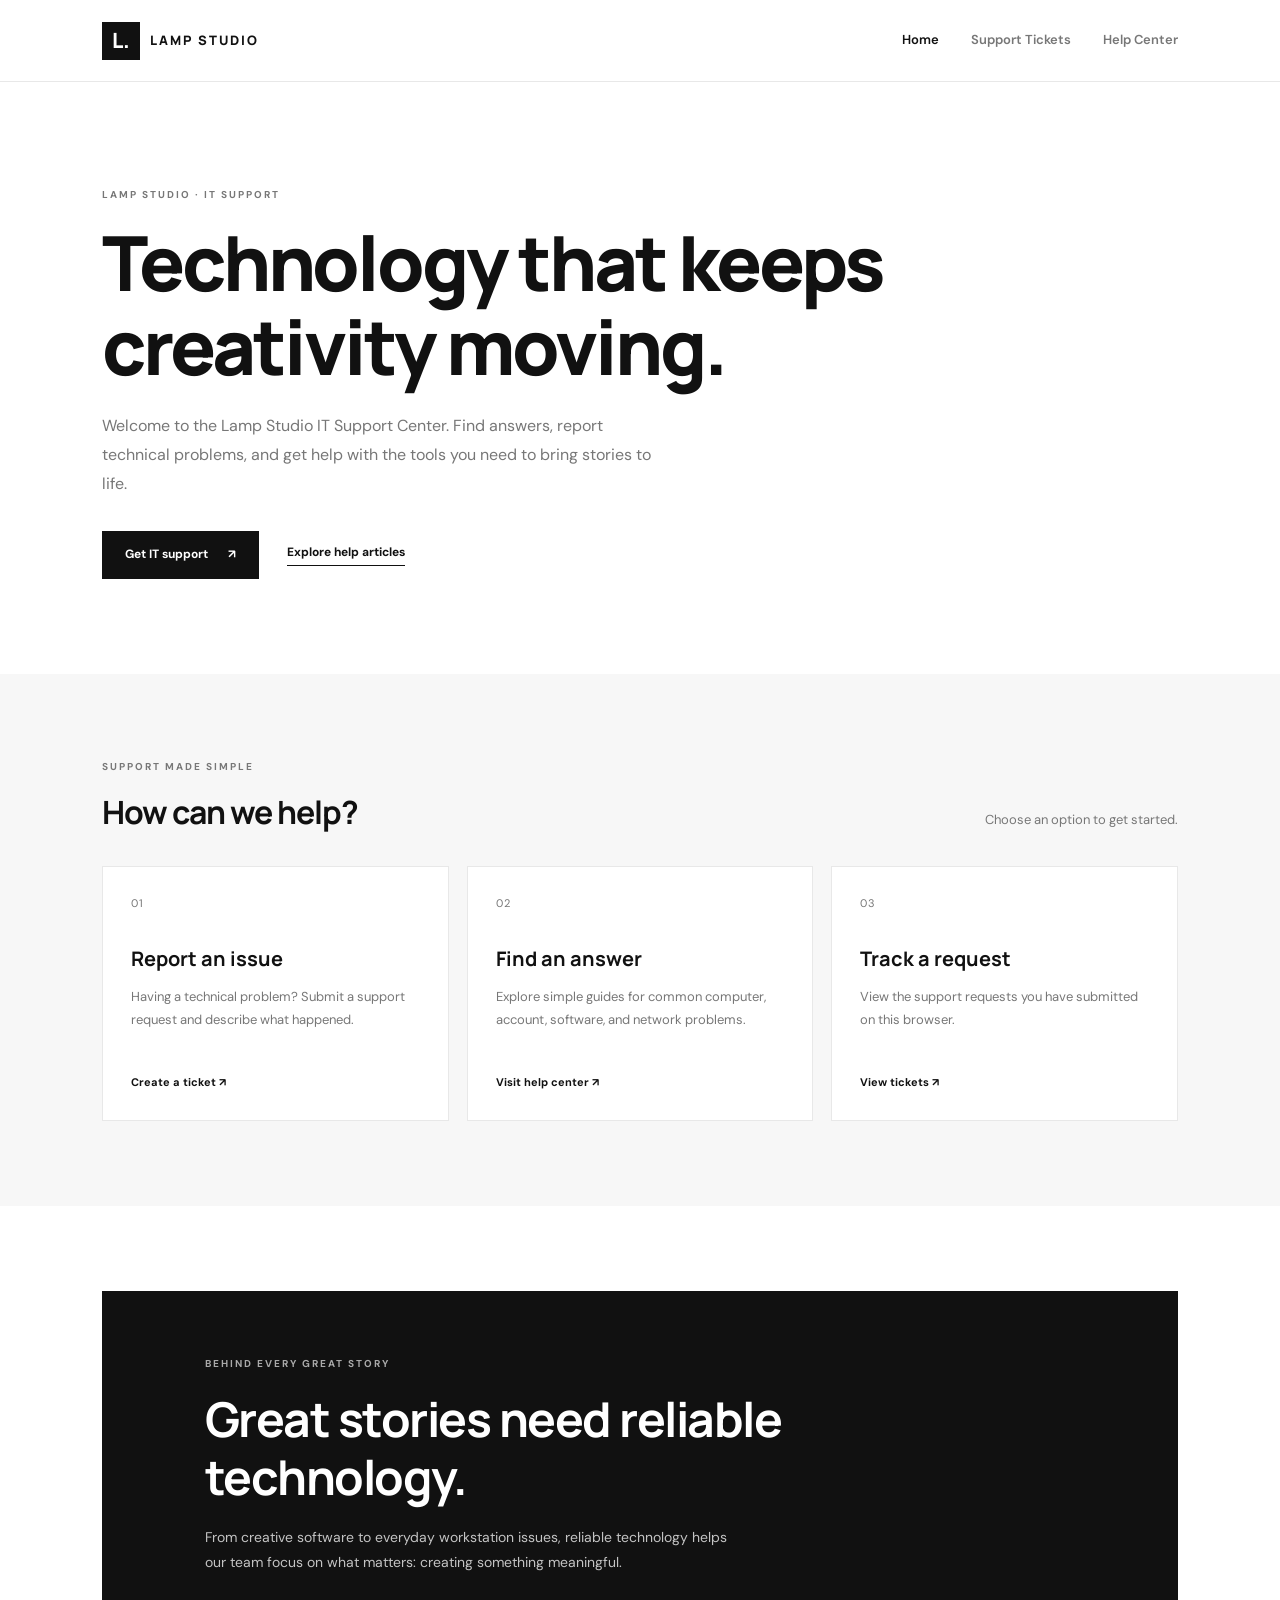
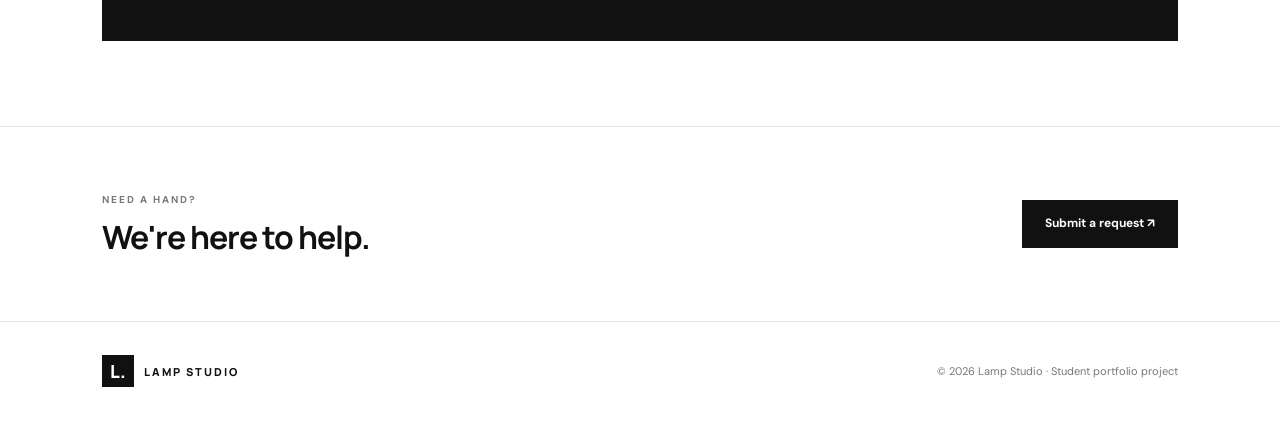
<file: index.html>
<!DOCTYPE html>
<html lang="en">
<head>
  <meta charset="UTF-8">
  <meta name="viewport" content="width=device-width, initial-scale=1.0">
  <meta name="description" content="Lamp Studio IT Support Portal">
  <title>Lamp Studio | IT Support</title>
  <link rel="preconnect" href="https://fonts.googleapis.com">
  <link rel="preconnect" href="https://fonts.gstatic.com" crossorigin>
  <link href="https://fonts.googleapis.com/css2?family=DM+Sans:wght@400;500;600;700&family=Manrope:wght@400;500;600;700;800&display=swap" rel="stylesheet">
  <link rel="stylesheet" href="style.css">
</head>
<body>

  <header class="site-header">
    <a class="brand" href="index.html">
      <span class="brand-mark">L.</span>
      <span class="brand-name">LAMP STUDIO</span>
    </a>

    <nav class="main-nav">
      <a class="active" href="index.html">Home</a>
      <a href="tickets.html">Support Tickets</a>
      <a href="help.html">Help Center</a>
    </nav>
  </header>

  <main>
    <section class="hero">
      <p class="eyebrow">LAMP STUDIO · IT SUPPORT</p>
      <h1>Technology that keeps creativity moving.</h1>
      <p class="hero-text">
        Welcome to the Lamp Studio IT Support Center.
        Find answers, report technical problems, and get help
        with the tools you need to bring stories to life.
      </p>

      <div class="hero-actions">
        <a class="button button-dark" href="tickets.html">Get IT support <span>↗</span></a>
        <a class="text-link" href="help.html">Explore help articles</a>
      </div>
    </section>

    <section class="section">
      <div class="section-heading">
        <div>
          <p class="eyebrow">SUPPORT MADE SIMPLE</p>
          <h2>How can we help?</h2>
        </div>
        <p class="section-description">
          Choose an option to get started.
        </p>
      </div>

      <div class="feature-grid">
        <a class="feature-card" href="tickets.html">
          <span class="card-number">01</span>
          <h3>Report an issue</h3>
          <p>Having a technical problem? Submit a support request and describe what happened.</p>
          <span class="card-link">Create a ticket ↗</span>
        </a>

        <a class="feature-card" href="help.html">
          <span class="card-number">02</span>
          <h3>Find an answer</h3>
          <p>Explore simple guides for common computer, account, software, and network problems.</p>
          <span class="card-link">Visit help center ↗</span>
        </a>

        <a class="feature-card" href="tickets.html#ticket-list">
          <span class="card-number">03</span>
          <h3>Track a request</h3>
          <p>View the support requests you have submitted on this browser.</p>
          <span class="card-link">View tickets ↗</span>
        </a>
      </div>
    </section>

    <section class="statement">
      <p class="eyebrow">BEHIND EVERY GREAT STORY</p>
      <h2>Great stories need reliable technology.</h2>
      <p>
        From creative software to everyday workstation issues,
        reliable technology helps our team focus on what matters:
        creating something meaningful.
      </p>
    </section>

    <section class="bottom-cta">
      <div>
        <p class="eyebrow">NEED A HAND?</p>
        <h2>We're here to help.</h2>
      </div>
      <a class="button button-dark" href="tickets.html">Submit a request ↗</a>
    </section>
  </main>

  <footer class="site-footer">
    <a class="brand footer-brand" href="index.html">
      <span class="brand-mark">L.</span>
      <span class="brand-name">LAMP STUDIO</span>
    </a>
    <p>© 2026 Lamp Studio · Student portfolio project</p>
  </footer>

  <script src="script.js"></script>
</body>
</html>
</file>
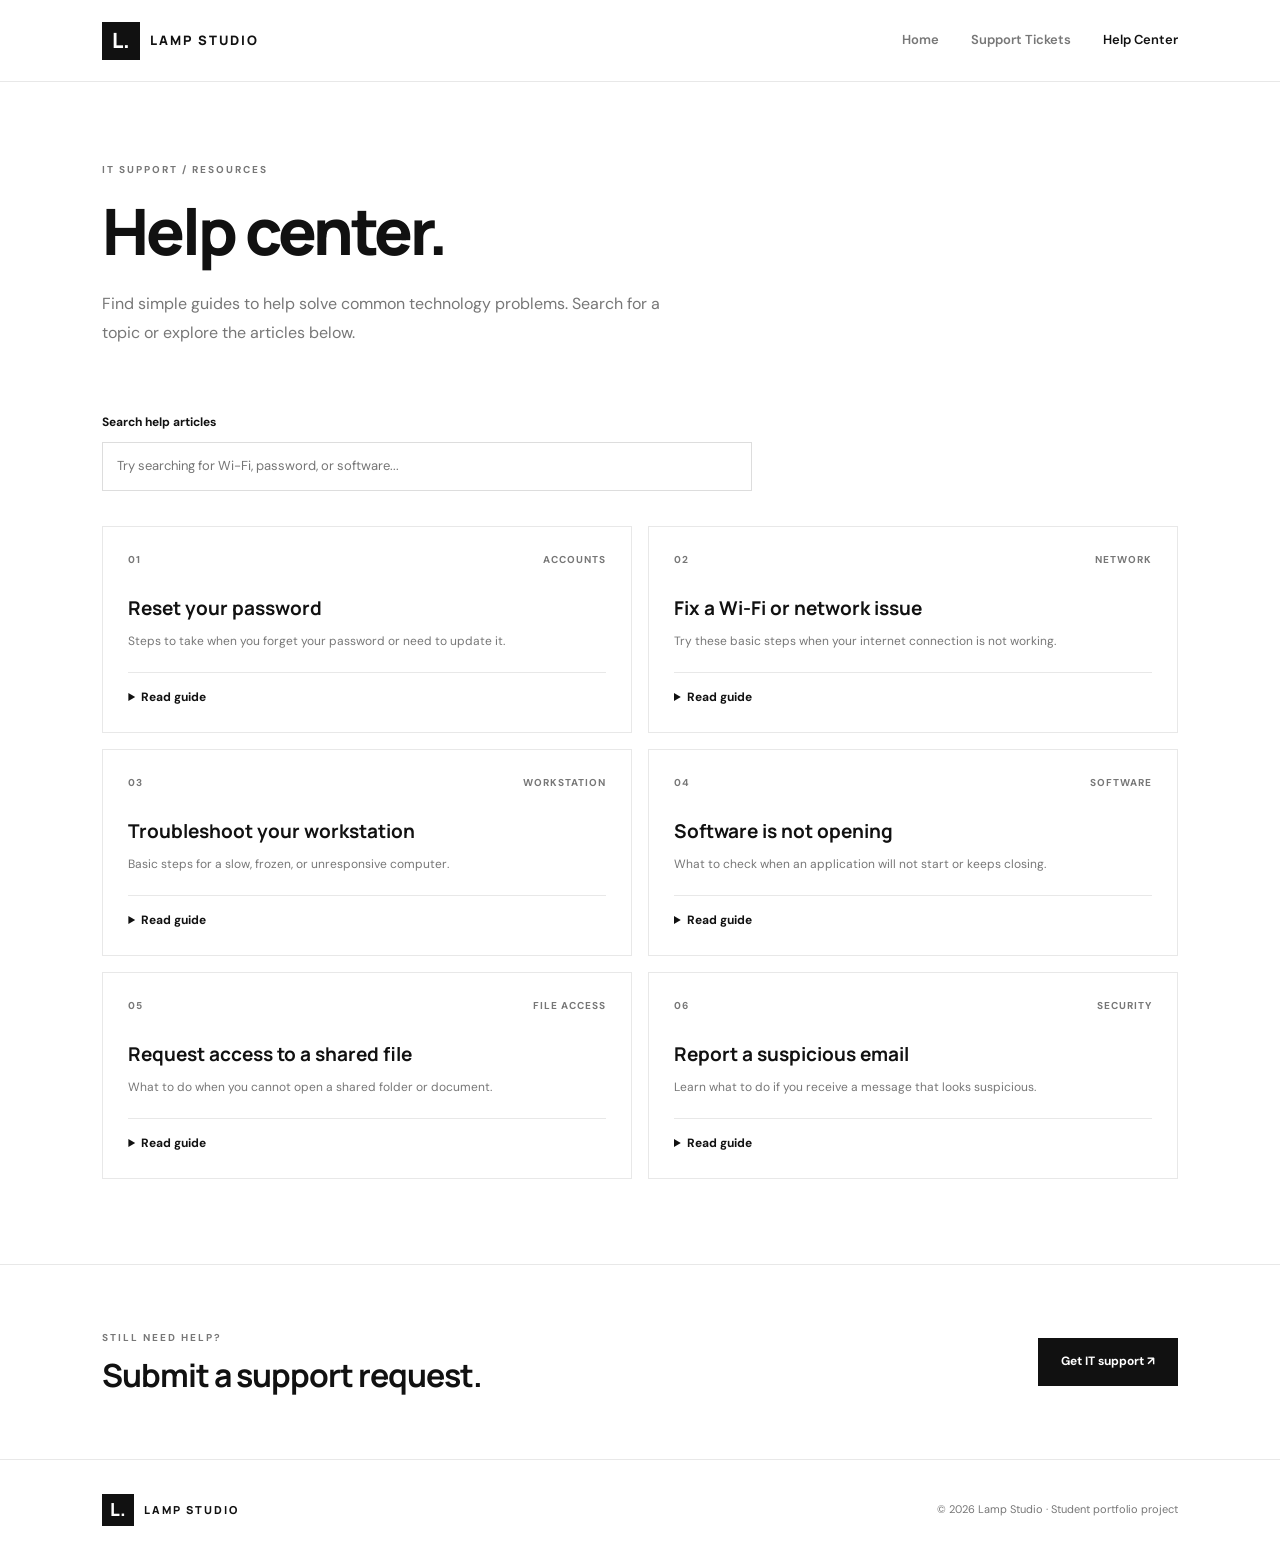
<file: help.html>
<!DOCTYPE html>
<html lang="en">
<head>
  <meta charset="UTF-8">
  <meta name="viewport" content="width=device-width, initial-scale=1.0">
  <meta name="description" content="Find technical support guides at Lamp Studio.">
  <title>Help Center | Lamp Studio</title>
  <link rel="preconnect" href="https://fonts.googleapis.com">
  <link rel="preconnect" href="https://fonts.gstatic.com" crossorigin>
  <link href="https://fonts.googleapis.com/css2?family=DM+Sans:wght@400;500;600;700&family=Manrope:wght@400;500;600;700;800&display=swap" rel="stylesheet">
  <link rel="stylesheet" href="style.css">
</head>
<body>

  <header class="site-header">
    <a class="brand" href="index.html">
      <span class="brand-mark">L.</span>
      <span class="brand-name">LAMP STUDIO</span>
    </a>

    <nav class="main-nav">
      <a href="index.html">Home</a>
      <a href="tickets.html">Support Tickets</a>
      <a class="active" href="help.html">Help Center</a>
    </nav>
  </header>

  <main>
    <section class="page-hero">
      <p class="eyebrow">IT SUPPORT / RESOURCES</p>
      <h1>Help center.</h1>
      <p class="hero-text">
        Find simple guides to help solve common technology problems.
        Search for a topic or explore the articles below.
      </p>
    </section>

    <section class="help-section">
      <div class="search-box">
        <label for="help-search">Search help articles</label>
        <input type="search" id="help-search" placeholder="Try searching for Wi-Fi, password, or software...">
      </div>

      <div class="help-list" id="help-list">

        <article class="help-article">
          <div class="article-top">
            <span class="article-number">01</span>
            <span class="article-category">ACCOUNTS</span>
          </div>
          <h2>Reset your password</h2>
          <p>Steps to take when you forget your password or need to update it.</p>
          <details>
            <summary>Read guide</summary>
            <div class="guide-content">
              <ol>
                <li>Open your organization's account sign-in page.</li>
                <li>Select the forgot password option if it is available.</li>
                <li>Follow the instructions to verify your identity.</li>
                <li>Create a new, strong password that you do not use elsewhere.</li>
                <li>Sign in again using your new password.</li>
              </ol>
              <p>If you still cannot access your account, submit a support ticket.</p>
            </div>
          </details>
        </article>

        <article class="help-article">
          <div class="article-top">
            <span class="article-number">02</span>
            <span class="article-category">NETWORK</span>
          </div>
          <h2>Fix a Wi-Fi or network issue</h2>
          <p>Try these basic steps when your internet connection is not working.</p>
          <details>
            <summary>Read guide</summary>
            <div class="guide-content">
              <ol>
                <li>Check that Wi-Fi is turned on.</li>
                <li>Make sure you are connected to the correct network.</li>
                <li>Turn Wi-Fi off and back on.</li>
                <li>Restart your computer if the problem continues.</li>
                <li>Check whether other devices can connect.</li>
              </ol>
              <p>If the issue continues, contact IT support. Do not change network equipment settings unless you are authorized.</p>
            </div>
          </details>
        </article>

        <article class="help-article">
          <div class="article-top">
            <span class="article-number">03</span>
            <span class="article-category">WORKSTATION</span>
          </div>
          <h2>Troubleshoot your workstation</h2>
          <p>Basic steps for a slow, frozen, or unresponsive computer.</p>
          <details>
            <summary>Read guide</summary>
            <div class="guide-content">
              <ol>
                <li>Save any work that is still open.</li>
                <li>Close programs that you are not using.</li>
                <li>Check whether your computer needs an update.</li>
                <li>Restart your computer if it is safe to do so.</li>
                <li>Contact IT if the problem happens again.</li>
              </ol>
              <p>Do not open or repair computer hardware unless you are authorized.</p>
            </div>
          </details>
        </article>

        <article class="help-article">
          <div class="article-top">
            <span class="article-number">04</span>
            <span class="article-category">SOFTWARE</span>
          </div>
          <h2>Software is not opening</h2>
          <p>What to check when an application will not start or keeps closing.</p>
          <details>
            <summary>Read guide</summary>
            <div class="guide-content">
              <ol>
                <li>Close the application completely.</li>
                <li>Try opening it again.</li>
                <li>Restart your computer if needed.</li>
                <li>Check whether the application has an available update.</li>
                <li>Write down any error message you see.</li>
              </ol>
              <p>If the application still does not work, submit a ticket with the error details.</p>
            </div>
          </details>
        </article>

        <article class="help-article">
          <div class="article-top">
            <span class="article-number">05</span>
            <span class="article-category">FILE ACCESS</span>
          </div>
          <h2>Request access to a shared file</h2>
          <p>What to do when you cannot open a shared folder or document.</p>
          <details>
            <summary>Read guide</summary>
            <div class="guide-content">
              <ol>
                <li>Check that you are signed in with the correct account.</li>
                <li>Confirm that the file or folder location is correct.</li>
                <li>Check whether the file owner has shared it with you.</li>
                <li>Ask the file owner to confirm your access permissions.</li>
                <li>Contact IT support if you still cannot access it.</li>
              </ol>
              <p>Include the file or folder name when submitting a request. Never share your password.</p>
            </div>
          </details>
        </article>

        <article class="help-article">
          <div class="article-top">
            <span class="article-number">06</span>
            <span class="article-category">SECURITY</span>
          </div>
          <h2>Report a suspicious email</h2>
          <p>Learn what to do if you receive a message that looks suspicious.</p>
          <details>
            <summary>Read guide</summary>
            <div class="guide-content">
              <ol>
                <li>Do not click suspicious links or open unexpected attachments.</li>
                <li>Do not reply or provide personal information.</li>
                <li>Do not enter your password through a link in the message.</li>
                <li>Report the email using your organization's approved reporting process.</li>
                <li>If you already clicked a link or shared information, contact IT immediately.</li>
              </ol>
              <p>When in doubt, do not interact with the message. Report it to the appropriate support team.</p>
            </div>
          </details>
        </article>

      </div>

      <p id="no-help-results" class="empty-state" hidden>No articles found. Try another search.</p>
    </section>

    <section class="bottom-cta">
      <div>
        <p class="eyebrow">STILL NEED HELP?</p>
        <h2>Submit a support request.</h2>
      </div>
      <a class="button button-dark" href="tickets.html">Get IT support ↗</a>
    </section>
  </main>

  <footer class="site-footer">
    <a class="brand footer-brand" href="index.html">
      <span class="brand-mark">L.</span>
      <span class="brand-name">LAMP STUDIO</span>
    </a>
    <p>© 2026 Lamp Studio · Student portfolio project</p>
  </footer>

  <script src="script.js"></script>
</body>
</html>
</file>
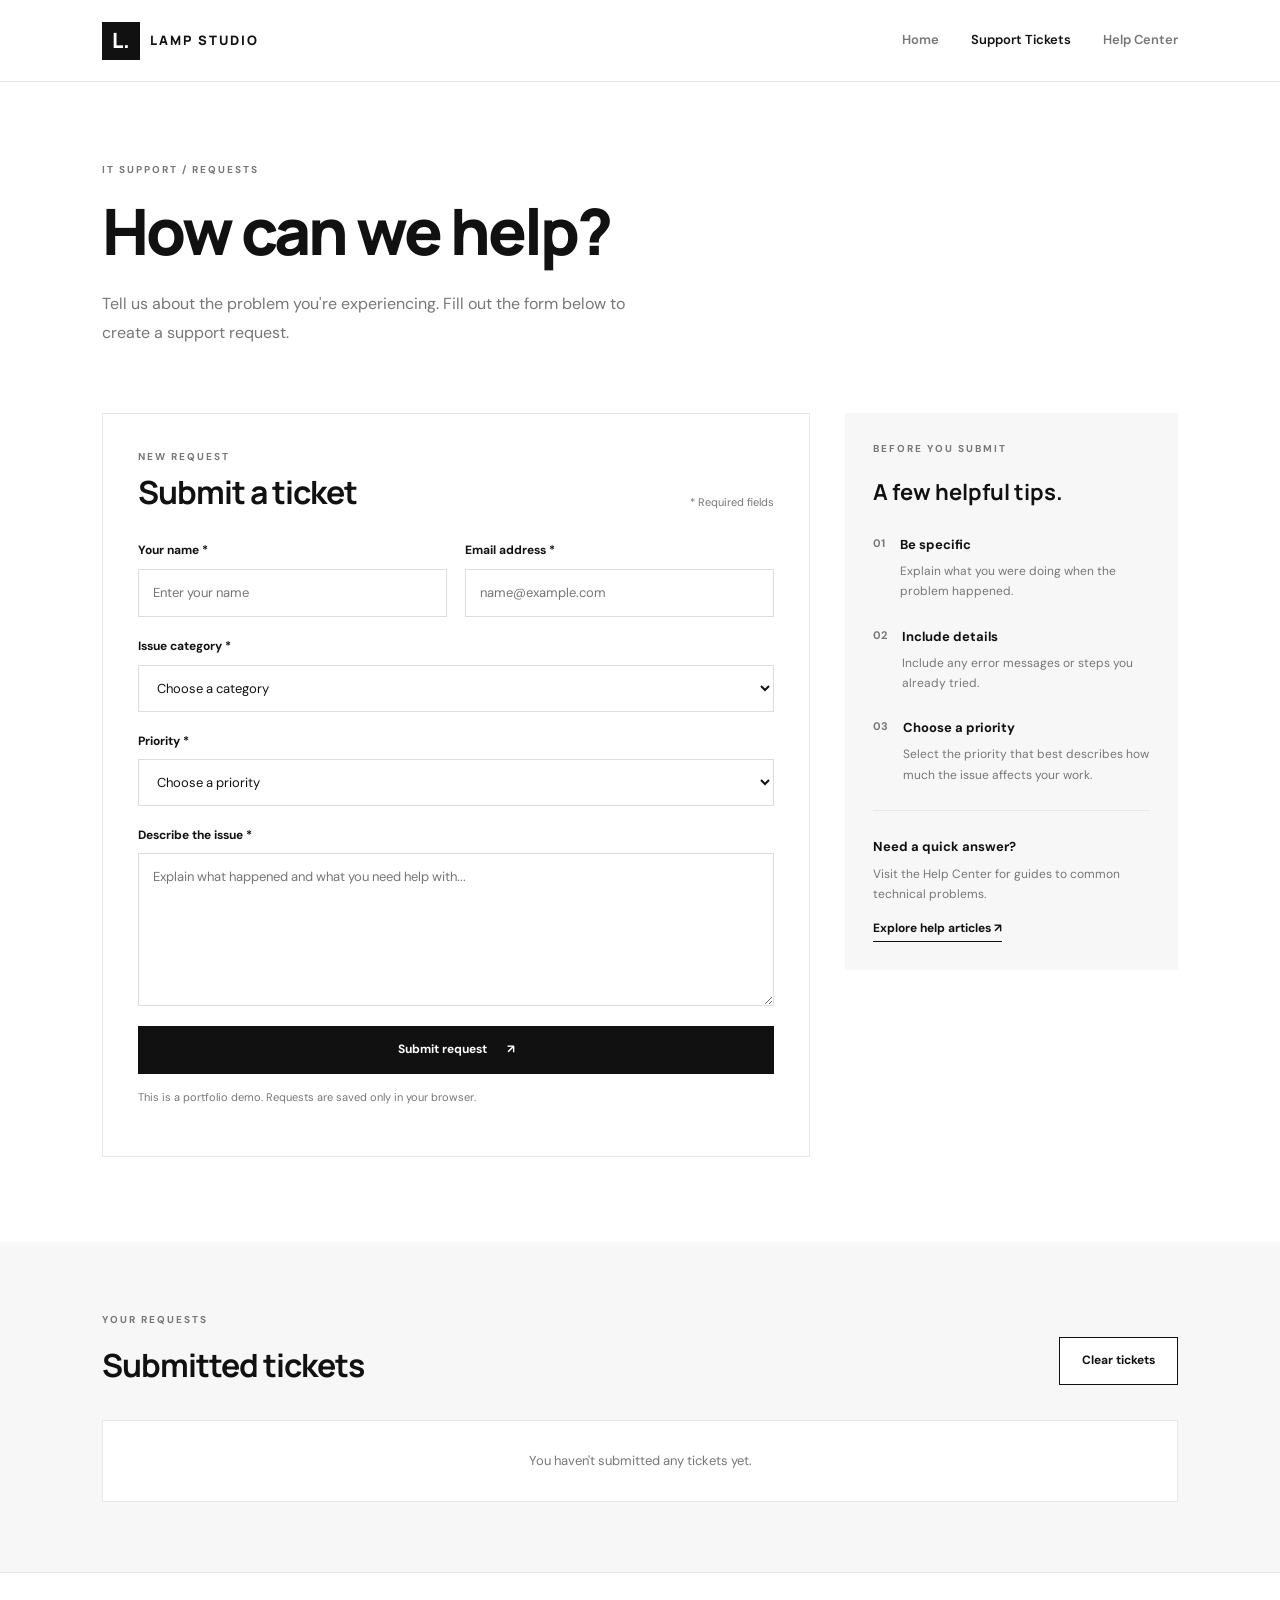
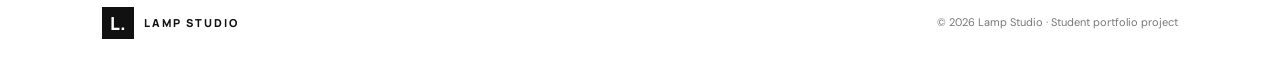
<file: tickets.html>
<!DOCTYPE html>
<html lang="en">
<head>
  <meta charset="UTF-8">
  <meta name="viewport" content="width=device-width, initial-scale=1.0">
  <meta name="description" content="Submit an IT support request to Lamp Studio.">
  <title>Support Tickets | Lamp Studio</title>
  <link rel="preconnect" href="https://fonts.googleapis.com">
  <link rel="preconnect" href="https://fonts.gstatic.com" crossorigin>
  <link href="https://fonts.googleapis.com/css2?family=DM+Sans:wght@400;500;600;700&family=Manrope:wght@400;500;600;700;800&display=swap" rel="stylesheet">
  <link rel="stylesheet" href="style.css">
</head>
<body>

  <header class="site-header">
    <a class="brand" href="index.html">
      <span class="brand-mark">L.</span>
      <span class="brand-name">LAMP STUDIO</span>
    </a>

    <nav class="main-nav">
      <a href="index.html">Home</a>
      <a class="active" href="tickets.html">Support Tickets</a>
      <a href="help.html">Help Center</a>
    </nav>
  </header>

  <main>
    <section class="page-hero">
      <p class="eyebrow">IT SUPPORT / REQUESTS</p>
      <h1>How can we help?</h1>
      <p class="hero-text">
        Tell us about the problem you're experiencing.
        Fill out the form below to create a support request.
      </p>
    </section>

    <section class="ticket-layout">
      <div class="form-panel">
        <div class="panel-heading">
          <div>
            <p class="eyebrow">NEW REQUEST</p>
            <h2>Submit a ticket</h2>
          </div>
          <span class="required-note">* Required fields</span>
        </div>

        <form id="ticket-form">
          <div class="form-row">
            <div class="form-group">
              <label for="employee-name">Your name *</label>
              <input type="text" id="employee-name" name="name" placeholder="Enter your name" required>
            </div>

            <div class="form-group">
              <label for="employee-email">Email address *</label>
              <input type="email" id="employee-email" name="email" placeholder="name@example.com" required>
            </div>
          </div>

          <div class="form-group">
            <label for="category">Issue category *</label>
            <select id="category" name="category" required>
              <option value="">Choose a category</option>
              <option value="Account / Password">Account / Password</option>
              <option value="Network / Wi-Fi">Network / Wi-Fi</option>
              <option value="Computer / Workstation">Computer / Workstation</option>
              <option value="Software / Application">Software / Application</option>
              <option value="File Access">File Access</option>
              <option value="Security Concern">Security Concern</option>
              <option value="Other">Other</option>
            </select>
          </div>

          <div class="form-group">
            <label for="priority">Priority *</label>
            <select id="priority" name="priority" required>
              <option value="">Choose a priority</option>
              <option value="Low">Low</option>
              <option value="Normal">Normal</option>
              <option value="High">High</option>
            </select>
          </div>

          <div class="form-group">
            <label for="description">Describe the issue *</label>
            <textarea id="description" name="description" rows="6" placeholder="Explain what happened and what you need help with..." required></textarea>
          </div>

          <button class="button button-dark submit-button" type="submit">
            Submit request <span>↗</span>
          </button>

          <p class="form-note">This is a portfolio demo. Requests are saved only in your browser.</p>
          <p id="form-message" class="form-message" role="status" aria-live="polite"></p>
        </form>
      </div>

      <aside class="side-panel">
        <p class="eyebrow">BEFORE YOU SUBMIT</p>
        <h3>A few helpful tips.</h3>

        <div class="tip">
          <span class="tip-number">01</span>
          <div>
            <h4>Be specific</h4>
            <p>Explain what you were doing when the problem happened.</p>
          </div>
        </div>

        <div class="tip">
          <span class="tip-number">02</span>
          <div>
            <h4>Include details</h4>
            <p>Include any error messages or steps you already tried.</p>
          </div>
        </div>

        <div class="tip">
          <span class="tip-number">03</span>
          <div>
            <h4>Choose a priority</h4>
            <p>Select the priority that best describes how much the issue affects your work.</p>
          </div>
        </div>

        <div class="side-note">
          <strong>Need a quick answer?</strong>
          <p>Visit the Help Center for guides to common technical problems.</p>
          <a href="help.html" class="text-link">Explore help articles ↗</a>
        </div>
      </aside>
    </section>

    <section class="ticket-list-section" id="ticket-list">
      <div class="section-heading">
        <div>
          <p class="eyebrow">YOUR REQUESTS</p>
          <h2>Submitted tickets</h2>
        </div>
        <button type="button" id="clear-tickets" class="button button-outline">Clear tickets</button>
      </div>

      <div id="tickets-container" class="tickets-container">
        <p class="empty-state">You haven't submitted any tickets yet.</p>
      </div>
    </section>
  </main>

  <footer class="site-footer">
    <a class="brand footer-brand" href="index.html">
      <span class="brand-mark">L.</span>
      <span class="brand-name">LAMP STUDIO</span>
    </a>
    <p>© 2026 Lamp Studio · Student portfolio project</p>
  </footer>

  <script src="script.js"></script>
</body>
</html>
</file>
<file: style.css>
:root {
  --black: #111111;
  --gray: #777777;
  --light-gray: #e8e8e8;
  --background: #ffffff;
  --soft-background: #f7f7f7;
}

* {
  box-sizing: border-box;
  margin: 0;
  padding: 0;
}

html {
  scroll-behavior: smooth;
}

body {
  background: var(--background);
  color: var(--black);
  font-family: "DM Sans", sans-serif;
  line-height: 1.6;
}

a {
  color: inherit;
  text-decoration: none;
}

button,
input,
select,
textarea {
  font: inherit;
}

.site-header {
  min-height: 82px;
  padding: 0 8%;
  display: flex;
  justify-content: space-between;
  align-items: center;
  border-bottom: 1px solid var(--light-gray);
}

.brand {
  display: flex;
  align-items: center;
  gap: 10px;
}

.brand-mark {
  display: grid;
  place-items: center;
  width: 38px;
  height: 38px;
  background: var(--black);
  color: white;
  font-family: "Manrope", sans-serif;
  font-size: 21px;
  font-weight: 800;
}

.brand-name {
  font-family: "Manrope", sans-serif;
  font-size: 13px;
  font-weight: 800;
  letter-spacing: 2px;
}

.main-nav {
  display: flex;
  align-items: center;
  gap: 32px;
}

.main-nav a {
  color: var(--gray);
  font-size: 13px;
  font-weight: 600;
  transition: color 0.2s;
}

.main-nav a:hover,
.main-nav a.active {
  color: var(--black);
}

.hero,
.page-hero {
  padding: 105px 8% 95px;
}

.hero {
  min-height: 530px;
  display: flex;
  flex-direction: column;
  justify-content: center;
  align-items: flex-start;
}

.eyebrow {
  color: var(--gray);
  font-size: 10px;
  font-weight: 700;
  letter-spacing: 2px;
  margin-bottom: 18px;
}

.hero h1,
.page-hero h1 {
  max-width: 800px;
  font-family: "Manrope", sans-serif;
  font-size: clamp(42px, 6vw, 76px);
  line-height: 1.1;
  letter-spacing: -3px;
  font-weight: 800;
}

.hero-text {
  max-width: 570px;
  margin-top: 24px;
  color: var(--gray);
  font-size: 16px;
  line-height: 1.8;
}

.hero-actions {
  display: flex;
  align-items: center;
  gap: 28px;
  margin-top: 32px;
}

.button {
  display: inline-flex;
  justify-content: center;
  align-items: center;
  gap: 20px;
  min-height: 48px;
  padding: 0 22px;
  border: 1px solid var(--black);
  cursor: pointer;
  font-size: 12px;
  font-weight: 700;
  transition: background 0.2s, color 0.2s;
}

.button-dark {
  background: var(--black);
  color: white;
}

.button-dark:hover {
  background: white;
  color: var(--black);
}

.button-outline {
  background: white;
  color: var(--black);
}

.button-outline:hover {
  background: var(--black);
  color: white;
}

.text-link {
  font-size: 12px;
  font-weight: 700;
  border-bottom: 1px solid var(--black);
  padding-bottom: 3px;
}

.section {
  padding: 85px 8%;
  background: var(--soft-background);
}

.section-heading {
  display: flex;
  justify-content: space-between;
  align-items: flex-end;
  gap: 25px;
  margin-bottom: 35px;
}

.section-heading h2,
.bottom-cta h2,
.form-panel h2 {
  font-family: "Manrope", sans-serif;
  font-size: 32px;
  line-height: 1.2;
  letter-spacing: -1px;
}

.section-description {
  color: var(--gray);
  font-size: 13px;
}

.feature-grid {
  display: grid;
  grid-template-columns: repeat(3, 1fr);
  gap: 18px;
}

.feature-card {
  display: flex;
  flex-direction: column;
  min-height: 255px;
  padding: 28px;
  border: 1px solid var(--light-gray);
  background: white;
  transition: transform 0.2s, border-color 0.2s;
}

.feature-card:hover {
  transform: translateY(-4px);
  border-color: var(--black);
}

.card-number {
  color: var(--gray);
  font-size: 11px;
  letter-spacing: 1px;
}

.feature-card h3 {
  margin-top: 30px;
  font-family: "Manrope", sans-serif;
  font-size: 20px;
}

.feature-card p {
  margin-top: 10px;
  color: var(--gray);
  font-size: 13px;
  line-height: 1.8;
}

.card-link {
  margin-top: auto;
  padding-top: 22px;
  font-size: 11px;
  font-weight: 700;
}

.statement {
  margin: 85px 8%;
  padding: 65px 8%;
  background: var(--black);
  color: white;
}

.statement .eyebrow {
  color: #aaaaaa;
}

.statement h2 {
  max-width: 650px;
  font-family: "Manrope", sans-serif;
  font-size: clamp(30px, 4vw, 48px);
  line-height: 1.2;
  letter-spacing: -1.5px;
}

.statement > p:last-child {
  max-width: 540px;
  margin-top: 20px;
  color: #c4c4c4;
  font-size: 14px;
  line-height: 1.8;
}

.bottom-cta {
  display: flex;
  justify-content: space-between;
  align-items: center;
  gap: 25px;
  padding: 65px 8%;
  border-top: 1px solid var(--light-gray);
}

.bottom-cta .eyebrow {
  margin-bottom: 10px;
}

.site-footer {
  min-height: 100px;
  padding: 25px 8%;
  display: flex;
  justify-content: space-between;
  align-items: center;
  gap: 20px;
  border-top: 1px solid var(--light-gray);
}

.site-footer p {
  color: var(--gray);
  font-size: 11px;
}

.footer-brand .brand-mark {
  width: 32px;
  height: 32px;
  font-size: 18px;
}

.footer-brand .brand-name {
  font-size: 11px;
}

/* Support ticket page */

.page-hero {
  padding-top: 80px;
  padding-bottom: 65px;
}

.page-hero h1 {
  font-size: clamp(42px, 5vw, 64px);
}

.ticket-layout {
  display: grid;
  grid-template-columns: minmax(0, 1.7fr) minmax(230px, 0.8fr);
  gap: 35px;
  padding: 0 8% 85px;
  align-items: start;
}

.form-panel {
  padding: 35px;
  border: 1px solid var(--light-gray);
}

.panel-heading {
  display: flex;
  justify-content: space-between;
  align-items: flex-end;
  gap: 15px;
  margin-bottom: 30px;
}

.panel-heading .eyebrow {
  margin-bottom: 8px;
}

.required-note,
.form-note {
  color: var(--gray);
  font-size: 11px;
}

.form-row {
  display: grid;
  grid-template-columns: 1fr 1fr;
  gap: 18px;
}

.form-group {
  display: flex;
  flex-direction: column;
  gap: 8px;
  margin-bottom: 20px;
}

.form-group label,
.search-box label {
  font-size: 12px;
  font-weight: 700;
}

.form-group input,
.form-group select,
.form-group textarea,
.search-box input {
  width: 100%;
  padding: 13px 14px;
  border: 1px solid #dddddd;
  border-radius: 0;
  outline: none;
  background: white;
  color: var(--black);
  font-size: 13px;
}

.form-group input:focus,
.form-group select:focus,
.form-group textarea:focus,
.search-box input:focus {
  border-color: var(--black);
}

.form-group textarea {
  resize: vertical;
  min-height: 130px;
}

.submit-button {
  width: 100%;
}

.form-note {
  margin-top: 15px;
  line-height: 1.6;
}

.form-message {
  margin-top: 15px;
  font-size: 13px;
  font-weight: 600;
}

.form-message.success {
  color: #26713c;
}

.form-message.error {
  color: #a42a2a;
}

.side-panel {
  padding: 28px;
  background: var(--soft-background);
}

.side-panel h3 {
  margin-bottom: 25px;
  font-family: "Manrope", sans-serif;
  font-size: 22px;
}

.tip {
  display: flex;
  gap: 15px;
  margin-bottom: 25px;
}

.tip-number {
  color: var(--gray);
  font-size: 11px;
  font-weight: 700;
}

.tip h4 {
  font-size: 13px;
}

.tip p,
.side-note p {
  margin-top: 5px;
  color: var(--gray);
  font-size: 12px;
  line-height: 1.7;
}

.side-note {
  padding-top: 22px;
  border-top: 1px solid var(--light-gray);
}

.side-note strong {
  font-size: 13px;
}

.side-note .text-link {
  display: inline-block;
  margin-top: 15px;
}

.ticket-list-section {
  padding: 70px 8%;
  background: var(--soft-background);
}

.tickets-container {
  display: grid;
  gap: 14px;
}

.empty-state {
  padding: 30px;
  border: 1px solid var(--light-gray);
  background: white;
  color: var(--gray);
  font-size: 13px;
  text-align: center;
}

.ticket-card {
  padding: 22px;
  border: 1px solid var(--light-gray);
  background: white;
}

.ticket-card-top {
  display: flex;
  justify-content: space-between;
  align-items: center;
  gap: 15px;
  flex-wrap: wrap;
}

.ticket-id {
  color: var(--gray);
  font-size: 11px;
  font-weight: 700;
}

.ticket-priority {
  padding: 4px 9px;
  border: 1px solid var(--light-gray);
  font-size: 10px;
  font-weight: 700;
}

.ticket-card h3 {
  margin-top: 14px;
  font-family: "Manrope", sans-serif;
  font-size: 17px;
}

.ticket-card p {
  margin-top: 7px;
  color: var(--gray);
  font-size: 12px;
  line-height: 1.7;
}

.ticket-meta {
  margin-top: 12px;
  color: var(--gray);
  font-size: 11px;
}

/* Help center */

.help-section {
  padding: 0 8% 85px;
}

.search-box {
  display: flex;
  flex-direction: column;
  gap: 10px;
  max-width: 650px;
  margin-bottom: 35px;
}

.help-list {
  display: grid;
  grid-template-columns: repeat(2, 1fr);
  gap: 16px;
}

.help-article {
  padding: 25px;
  border: 1px solid var(--light-gray);
}

.article-top {
  display: flex;
  justify-content: space-between;
  color: var(--gray);
  font-size: 10px;
  font-weight: 700;
  letter-spacing: 1px;
}

.help-article h2 {
  margin-top: 25px;
  font-family: "Manrope", sans-serif;
  font-size: 19px;
}

.help-article > p {
  margin-top: 8px;
  color: var(--gray);
  font-size: 12px;
  line-height: 1.7;
}

.help-article details {
  margin-top: 20px;
  padding-top: 15px;
  border-top: 1px solid var(--light-gray);
}

.help-article summary {
  cursor: pointer;
  font-size: 12px;
  font-weight: 700;
}

.guide-content {
  padding-top: 15px;
  color: var(--gray);
  font-size: 12px;
  line-height: 1.8;
}

.guide-content ol {
  padding-left: 20px;
}

.guide-content p {
  margin-top: 12px;
}

/* Responsive layout */

@media (max-width: 760px) {
  .site-header {
    padding: 18px 6%;
    flex-direction: column;
    gap: 18px;
  }

  .main-nav {
    gap: 18px;
    flex-wrap: wrap;
    justify-content: center;
  }

  .main-nav a {
    font-size: 11px;
  }

  .hero,
  .page-hero {
    padding: 75px 6%;
  }

  .hero h1,
  .page-hero h1 {
    letter-spacing: -2px;
  }

  .hero-actions {
    align-items: flex-start;
    flex-direction: column;
    gap: 18px;
  }

  .section {
    padding: 65px 6%;
  }

  .section-heading {
    align-items: flex-start;
    flex-direction: column;
  }

  .feature-grid,
  .help-list {
    grid-template-columns: 1fr;
  }

  .statement {
    margin: 60px 6%;
    padding: 45px 7%;
  }

  .bottom-cta,
  .site-footer {
    padding: 40px 6%;
    align-items: flex-start;
    flex-direction: column;
  }

  .ticket-layout {
    grid-template-columns: 1fr;
    padding: 0 6% 65px;
  }

  .form-panel {
    padding: 22px;
  }

  .form-row {
    grid-template-columns: 1fr;
    gap: 0;
  }

  .ticket-list-section,
  .help-section {
    padding-left: 6%;
    padding-right: 6%;
  }

  .panel-heading {
    align-items: flex-start;
    flex-direction: column;
  }
}
</file>
